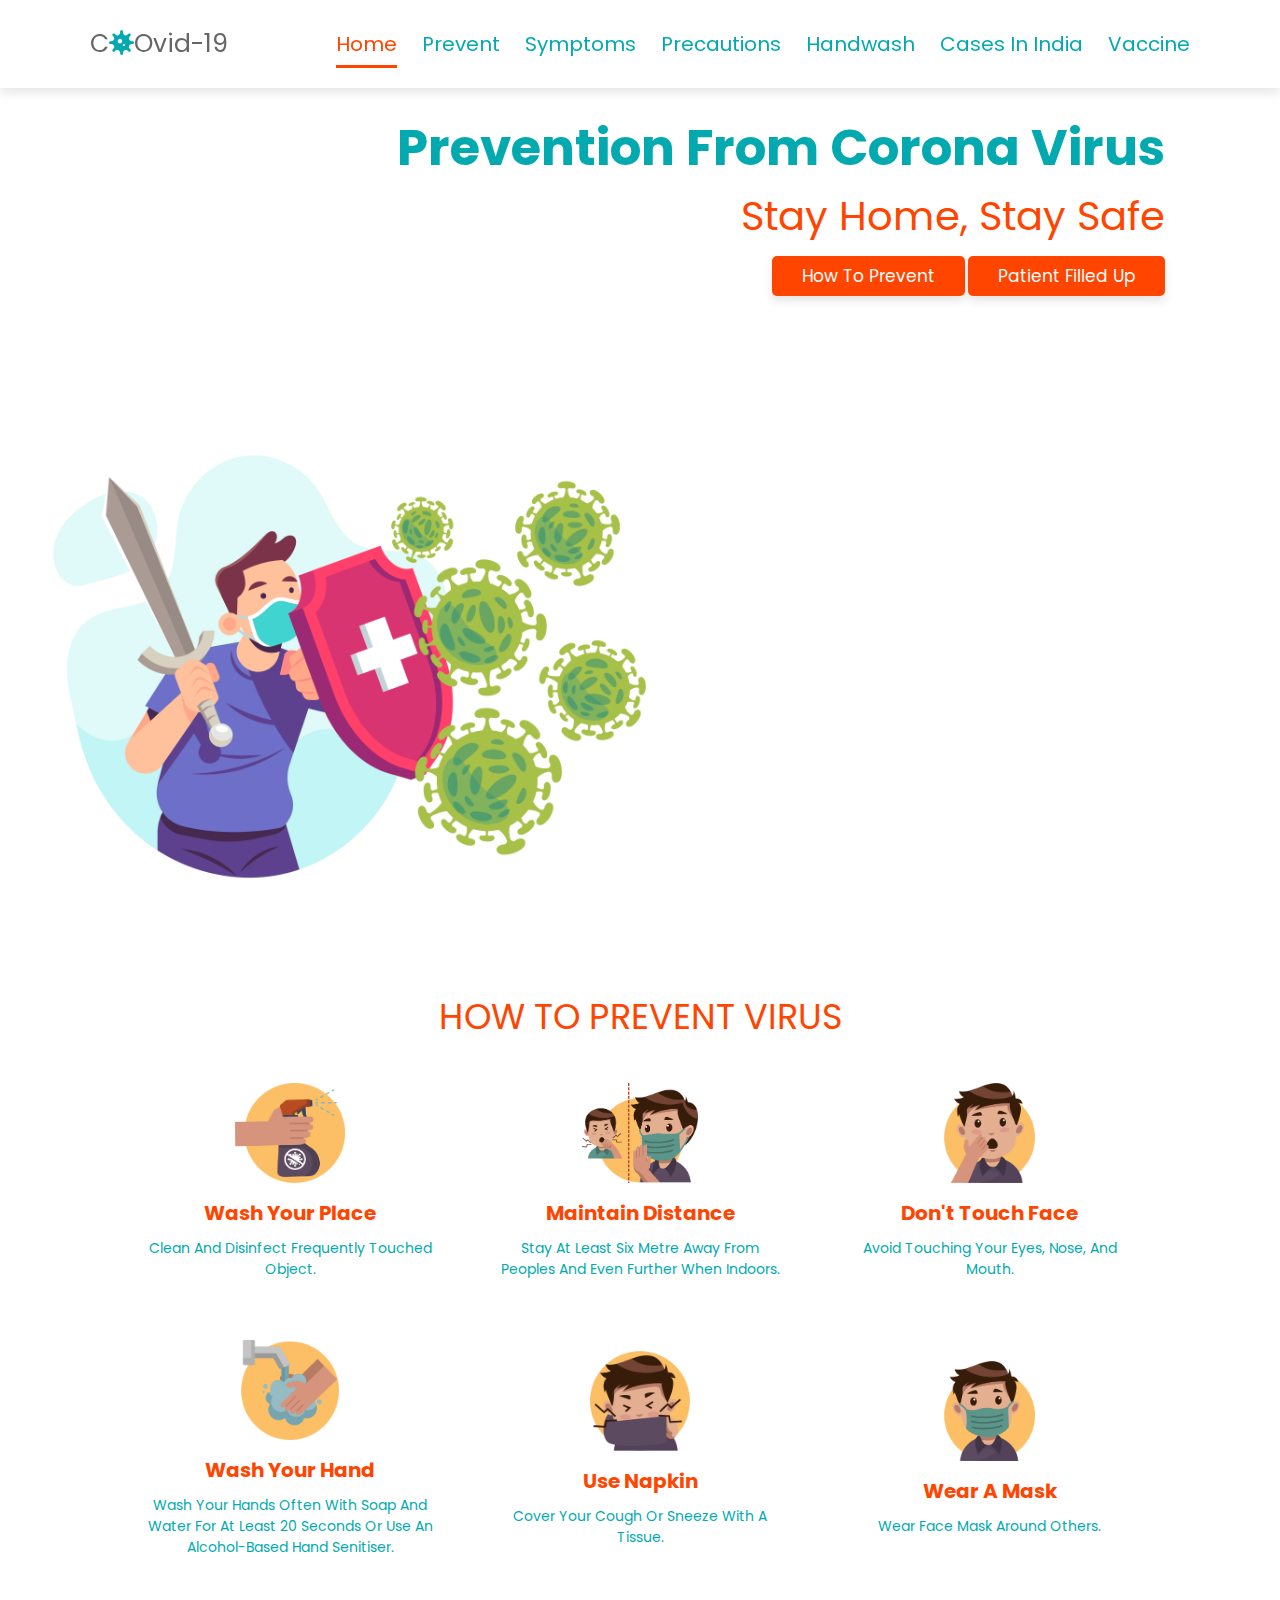
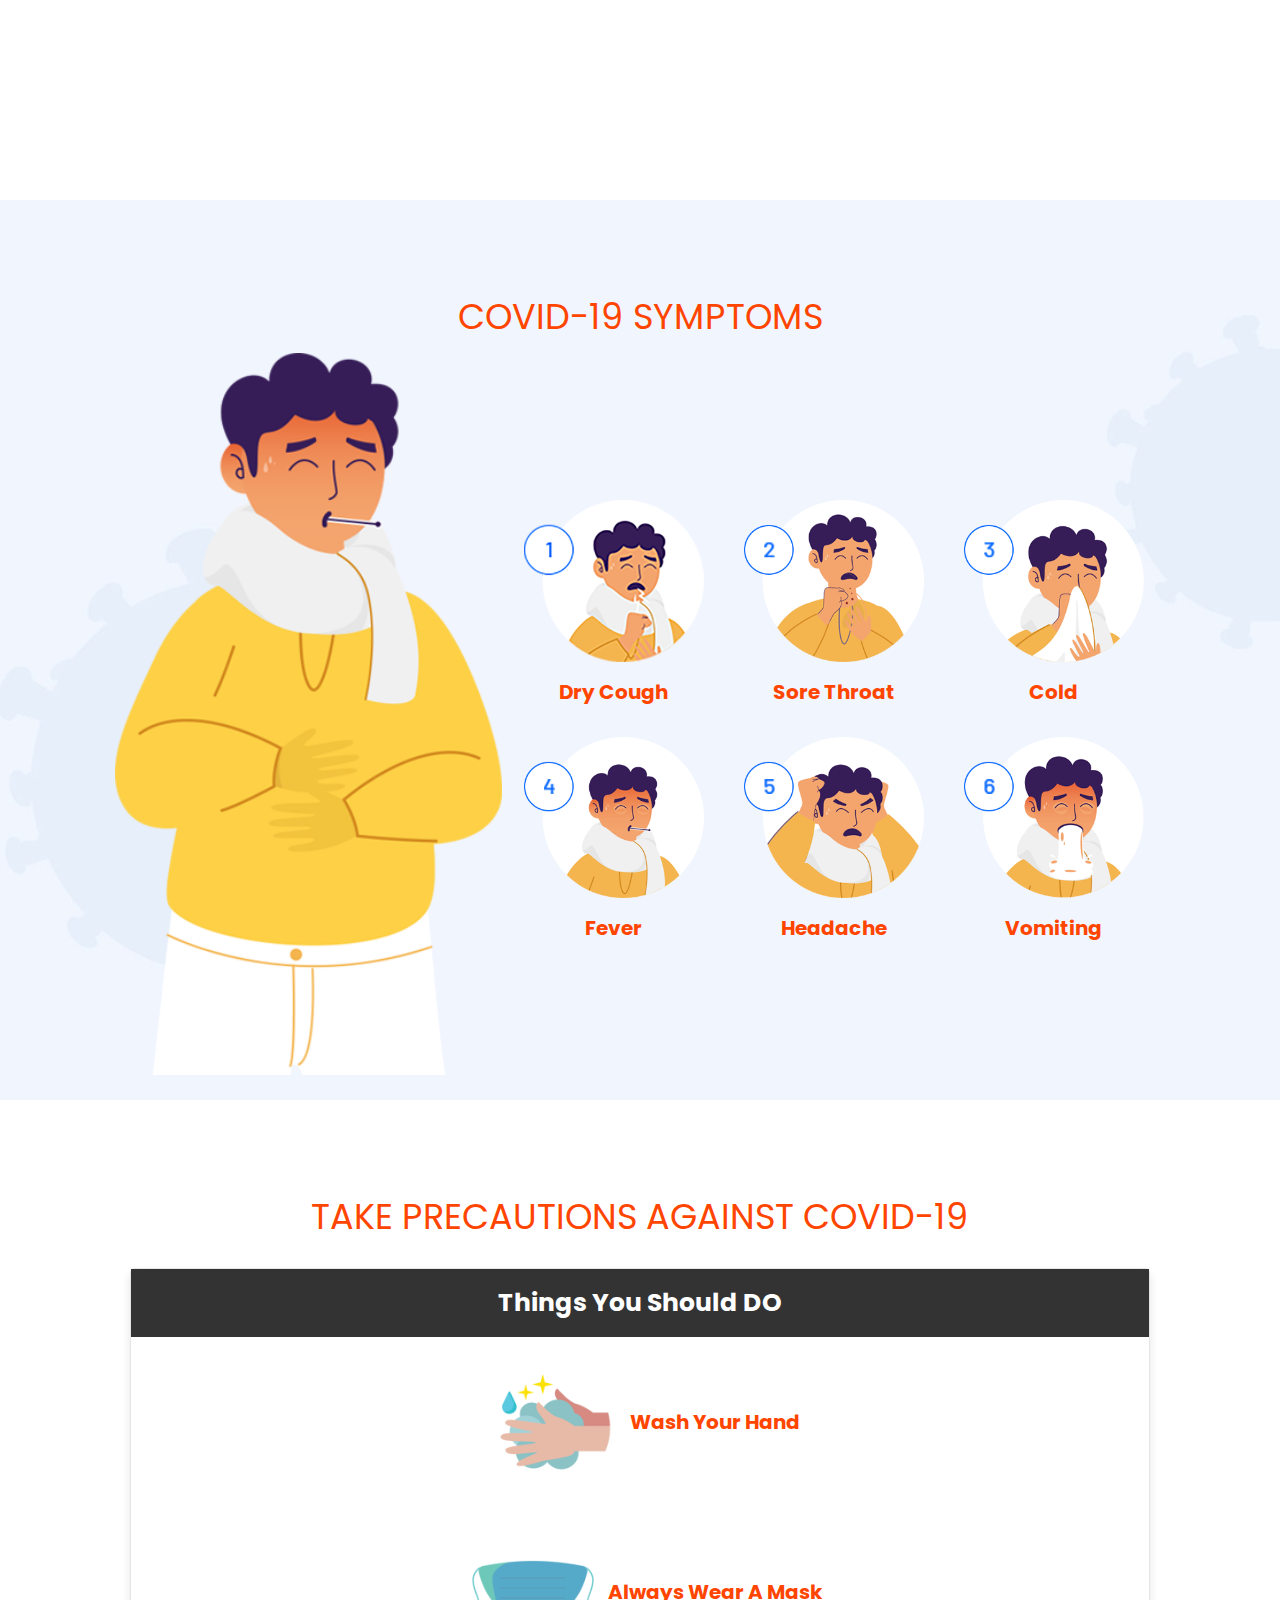
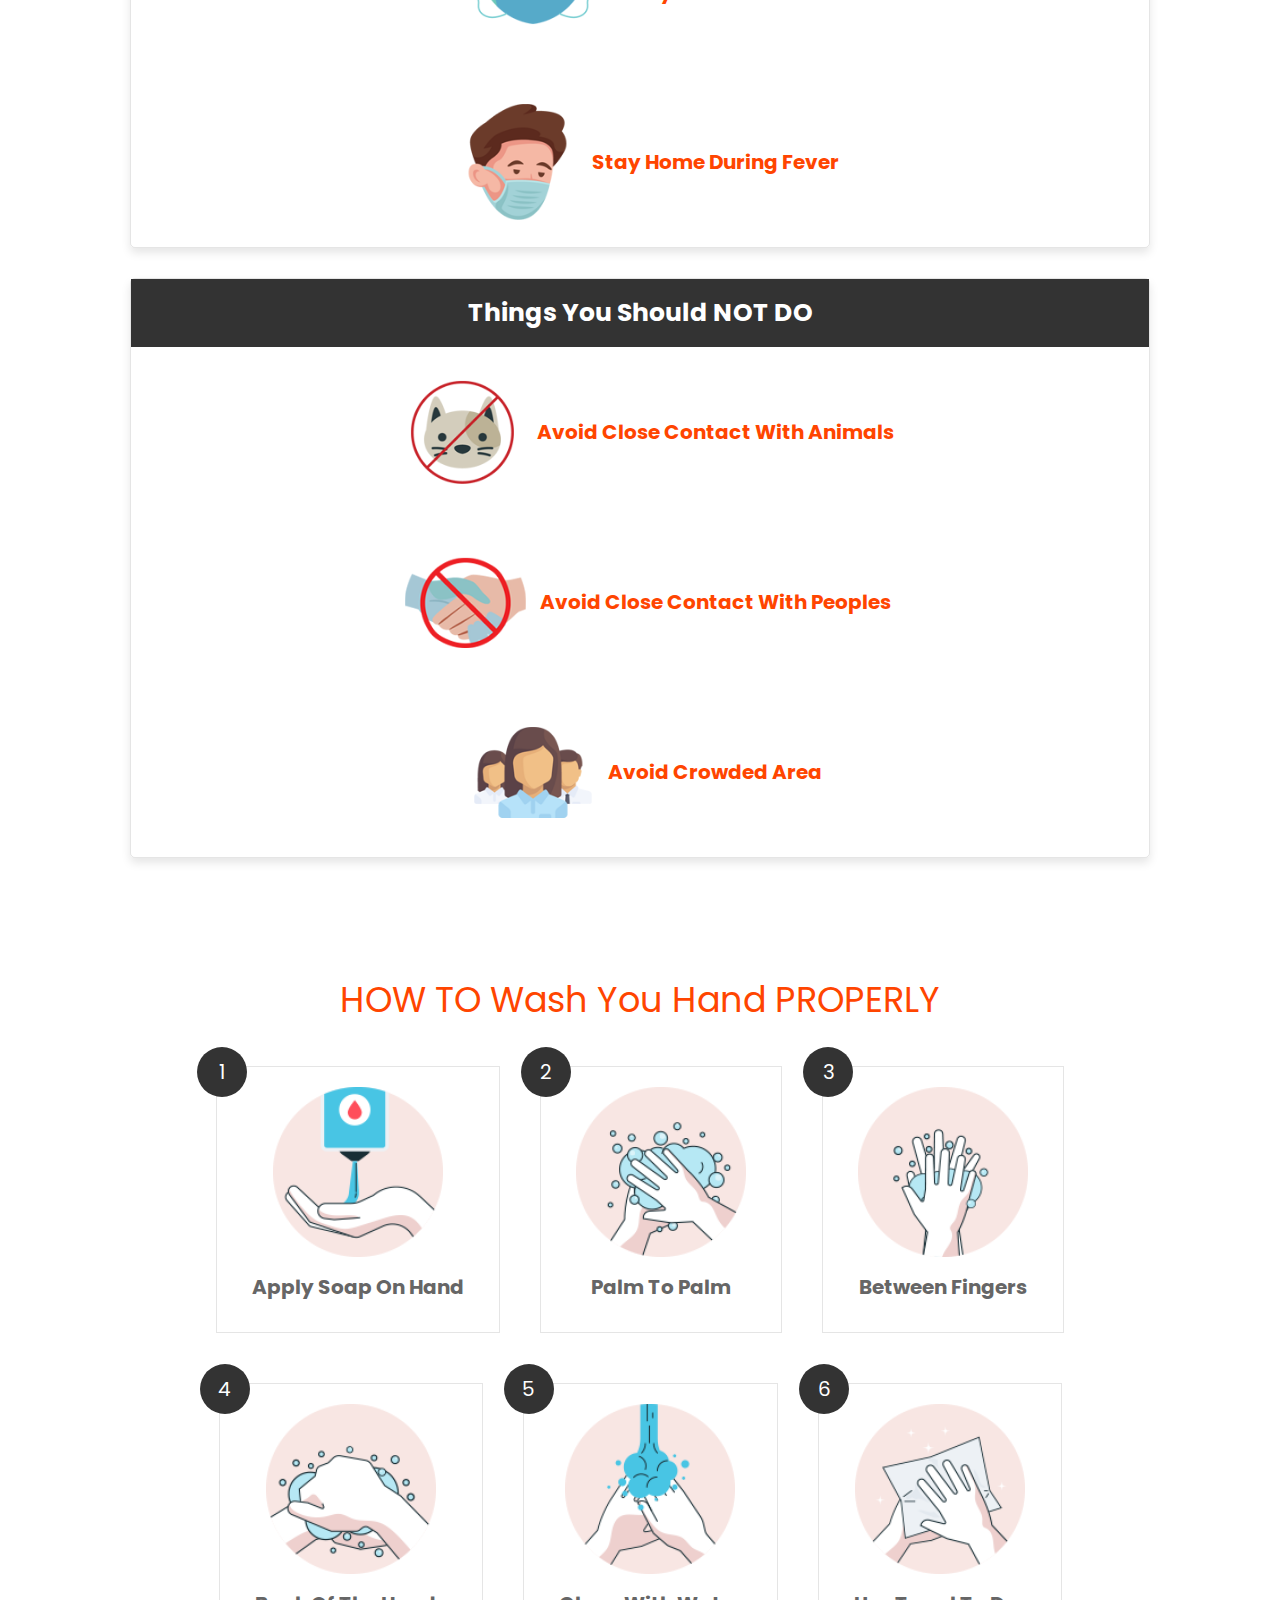
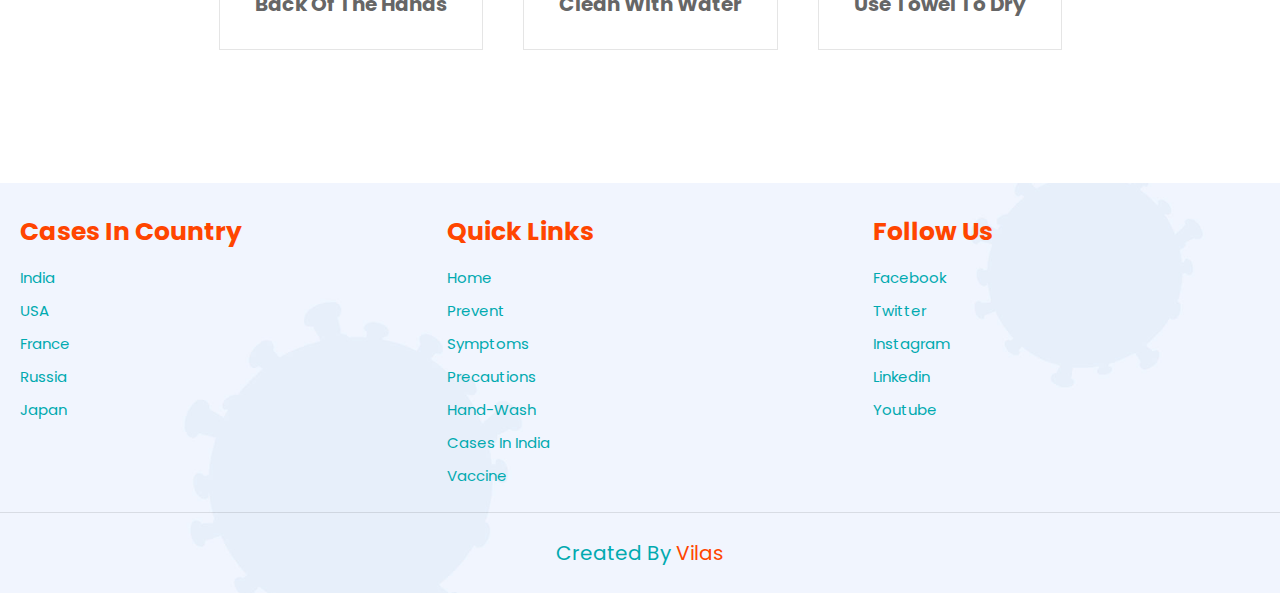
<file: index.html>
<!DOCTYPE html>
<html lang="en">
<head>
    <meta charset="UTF-8">
    <meta name="viewport" content="width=device-width, initial-scale=1.0">
    <title>Covid-19</title>
    <link rel="stylesheet" href="https://cdnjs.cloudflare.com/ajax/libs/font-awesome/5.15.3/css/all.min.css">
    <link rel="stylesheet" href="style.css">
    <script src="https://cdnjs.cloudflare.com/ajax/libs/jquery/3.6.0/jquery.min.js"></script>
    <script src="script.js"></script>
</head>

<body>

<header>
    <a href="#" class="logo">c<span class="fas fa-virus"></span>ovid-19</a>

    <div id="menu" class="fas fa-bars"></div>

    <nav class="navbar">
        <ul>
            <li><a class="active" href="#home">home</a></li>
            <li><a href="#prevent">prevent</a></li>
            <li><a href="#symptoms">symptoms</a></li>
            <li><a href="#precautions">precautions</a></li>
            <li><a href="#handwash">handwash</a></li>
            <li><a href="Tracker.html" target="_blank">Cases in India</a></li>
            <li><a href="https://www.cowin.gov.in/" target="_blank">Vaccine</a></li>
        </ul>
    </nav>
</header>

<section class="home" id="home">
    <div class="content">
        <h1>Prevention from Corona Virus</h1>
        <h3>stay home, stay safe</h3>
        <a href="#prevent" class="btn">how to prevent</a>
        <a href="Form.html" target="_blank" class="btn">Patient Filled up</a>
    </div>
</section>

<section class="prevent" id="prevent">
    <h1 class="heading"> how to prevent virus </h1>

    <div class="box-container">

        <div class="box">
            <img src="images/pre-1.png" alt="">
            <h3>wash your place</h3>
            <p>Clean and disinfect frequently touched object.</p>
        </div>

        <div class="box">
            <img src="images/pre-2.png" alt="">
            <h3>maintain distance</h3>
            <p>Stay at least Six metre away from peoples and even further when indoors.</p>
        </div>

        <div class="box">
            <img src="images/pre-3.png" alt="">
            <h3>don't touch face</h3>
            <p>Avoid touching your eyes, nose, and mouth.</p>
        </div>

        <div class="box">
            <img src="images/pre-4.png" alt="">
            <h3>wash your hand</h3>
            <p>Wash your hands often with soap and water for at least 20 seconds or use an alcohol-based hand senitiser.</p>
        </div>

        <div class="box">
            <img src="images/pre-5.png" alt="">
            <h3>use napkin</h3>
            <p>Cover your cough or sneeze with a tissue.</p>
        </div>

        <div class="box">
            <img src="images/pre-6.png" alt="">
            <h3>wear a mask</h3>
            <p>Wear face mask around others.</p>
        </div>
    </div>
</section>

<section class="symptoms" id="symptoms">
    <h1 class="heading">covid-19 symptoms</h1>

    <div class="column">

        <div class="main-image">
            <img src="images/main-symp-img.png" alt="">
        </div>

        <div class="box-container">

            <div class="box">
                <img src="images/symp-a.png" alt="">
                <h3>dry cough</h3>
            </div>

            <div class="box">
                <img src="images/symp-b.png" alt="">
                <h3>sore throat</h3>
            </div>

            <div class="box">
                <img src="images/symp-c.png" alt="">
                <h3>cold</h3>
            </div>

            <div class="box">
                <img src="images/symp-d.png" alt="">
                <h3>fever</h3>
            </div>

            <div class="box">
                <img src="images/symp-e.png" alt="">
                <h3>headache</h3>
            </div>

            <div class="box">
                <img src="images/symp-f.png" alt="">
                <h3>vomiting</h3>
            </div>
            
        </div>
    </div>
</section>

<section class="precautions" id="precautions">

    <h1 class="heading">take precautions against covid-19</h1>

    <div class="column">

        <div class="box-container">

            <h3 class="title">things you should DO</h3>

            <div class="box">
                <img src="images/do-img1.png" alt="">
                <div class="info">
                    <h3>wash your hand</h3>
                </div>
            </div>

            <div class="box">
                <img src="images/do-img2.png" alt="">
                <div class="info">
                    <h3>always wear a mask</h3>
                </div>
            </div>

            <div class="box">
                <img src="images/do-img3.png" alt="">
                <div class="info">
                    <h3>stay home during fever</h3>
                </div>
            </div>

        </div>

        <div class="box-container">

            <h3 class="title">things you should NOT DO</h3>

            <div class="box">
                <img src="images/dont-img1.png" alt="">
                <div class="info">
                    <h3>avoid close contact with animals</h3>
                </div>
            </div>

            <div class="box">
                <img src="images/dont-img2.png" alt="">
                <div class="info">
                    <h3>avoid close contact with peoples</h3>
                </div>
            </div>

            <div class="box">
                <img src="images/dont-img3.png" alt="">
                <div class="info">
                    <h3>avoid crowded area</h3>
                </div>
            </div>
        </div>
    </div>
</section>

<section class="handwash" id="handwash">
    <h1 class="heading">how to <span>wash you hand</span> properly</h1>

    <div class="box-container">
        <div class="box">
            <span>1</span>
            <img src="images/hadnwash-1.png" alt="">
            <h3>Apply Soap on Hand</h3>
        </div>

        <div class="box">
            <span>2</span>
            <img src="images/hadnwash-2.png" alt="">
            <h3>Palm to Palm</h3>
        </div>

        <div class="box">
            <span>3</span>
            <img src="images/hadnwash-3.png" alt="">
            <h3>Between Fingers</h3>
        </div>

        <div class="box">
            <span>4</span>
            <img src="images/hadnwash-4.png" alt="">
            <h3>Back of The Hands</h3>
        </div>

        <div class="box">
            <span>5</span>
            <img src="images/hadnwash-5.png" alt="">
            <h3>clean with water</h3>
        </div>

        <div class="box">
            <span>6</span>
            <img src="images/hadnwash-6.png" alt="">
            <h3>Use Towel to Dry</h3>
        </div>
    </div>
</section>

<div class="footer">
    <div class="box-container">
        <div class="box">
            <h3>Cases in Country</h3>
            <a href="https://www.worldometers.info/coronavirus/country/india/" target="_blank">india</a>
            <a href="https://www.worldometers.info/coronavirus/country/us/" target="_blank">USA</a>
            <a href="https://www.worldometers.info/coronavirus/country/france/" target="_blank">france</a>
            <a href="https://www.worldometers.info/coronavirus/country/russia/" target="_blank">russia</a>
            <a href="https://www.worldometers.info/coronavirus/country/japan/" target="_blank">japan</a>
        </div>

        <div class="box">
            <h3>quick links</h3>
            <a href="#home">home</a>
            <a href="#prevent">prevent</a>
            <a href="#symptoms">symptoms</a>
            <a href="#precautions">precautions</a>
            <a href="#handwash">hand-wash</a>
            <a href="Tracker.html" target="_blank">Cases in India</a>
            <a href="https://www.cowin.gov.in/" target="_blank">Vaccine</a>
        </div>

        <div class="box">
            <h3>follow us</h3>
            <a href="#">facebook</a>
            <a href="#">twitter</a>
            <a href="#">instagram</a>
            <a href="#">linkedin</a>
            <a href="#">youtube</a>
        </div>
    </div>
    
    <h1 class="credit"> created by <a href="#">Vilas</a></h1>
</div>

<a href="#home" class="scroll-top">
    <img src="images/scroll-img.png" alt="">
</a>

</body>
</html>
</file>
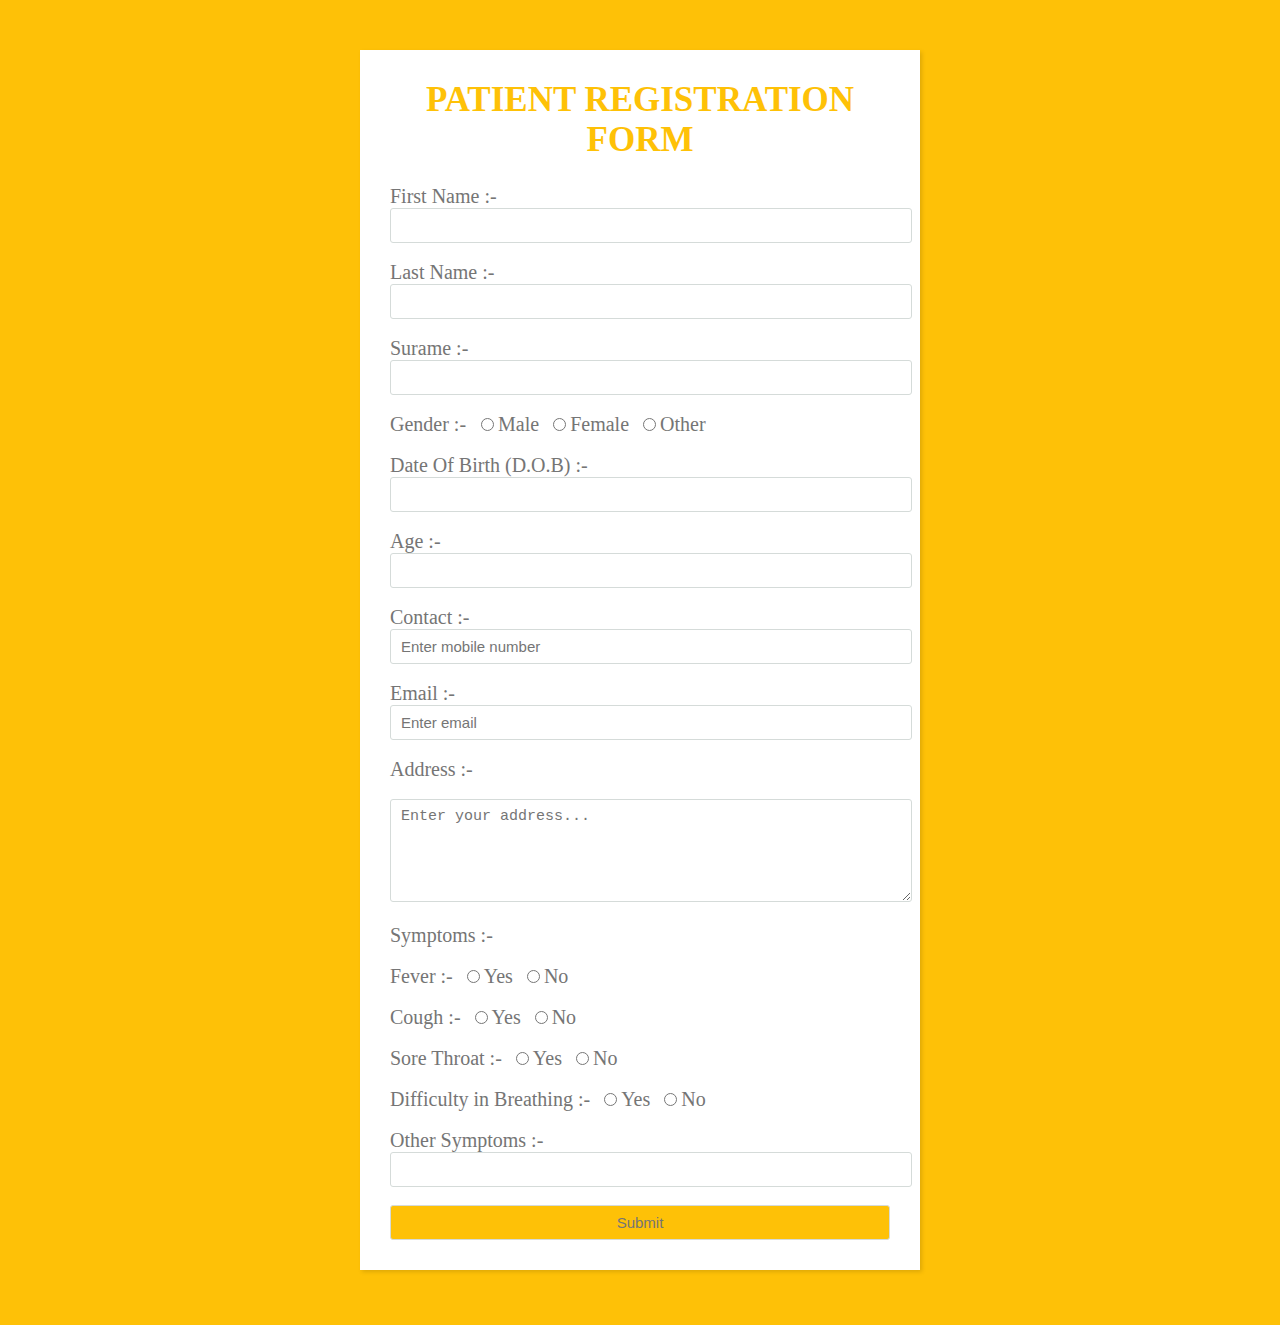
<file: Form.html>
<!DOCTYPE html>
<html>
    <head>
        <title>Patient Registration Form</title>
        <link rel="stylesheet" href="Form.css">
    </head>
    
    <body >
        
        <div>
            <div class="wrapper">
                <form action="Form.php" method="POST">
                    <center>
                        <h1>Patient Registration Form</h1>
                    </center>
                    <label class="text">First Name :-</label>
                        <input class="text1" type="text" name="Fname" placeholder="" required><br><br>
                    <label class="text">Last Name :-</label>
                        <input class="text1" type="text" name="Lname" placeholder="" required><br><br>
                    <label class="text">Surame :-</label>
                        <input class="text1" type="text" name="Surname" placeholder="" required><br><br>
                    
                    <label class="text">Gender :- </label>
                    <input type="radio" name="gender" id="male" value="male" >
                        <label class="text">Male</label>
                    <input type="radio" name="gender" id="female" value="female">
                        <label class="text">Female</label>
                    <input type="radio" name="gender" id="female" value="other" >
                        <label class="text">Other</label><br><br>
                    
                    <label class="text">Date Of Birth (D.O.B) :- </label>
                        <input class="text1" type="text" name="DOB" id="DOB" required><br><br>
                    <label class="text">Age :- </label>
                        <input class="text1" type="text" name="Age" id=""><br><br>
                    <label class="text">Contact :-</label>
                        <input class="text1" type="text" name="Contact" id="Contact" placeholder="Enter mobile number" required><br><br>
                    <label class="text">Email :-</label>
                        <input class="text1" type="email" name="Email" id="Email" placeholder="Enter email" required><br><br>
        
                    <label class="text">Address :-</label><br><br>
                        <textarea name="Address" id="" cols="40" rows="5" placeholder="Enter your address..."></textarea><br><br>
                    
                    <label class="text">Symptoms :-</label><br><br>
                    <label class="text">Fever :-</label>
                    <input type="radio" name="Fever" id="Fever" value="YES" >
                        <label class="text">Yes</label>
                    <input type="radio" name="Fever" id="Fever" value="NO" >
                        <label class="text">No</label><br><br>
    
                    <label class="text">Cough :-</label>
                    <input type="radio" name="Cough" id="" value="YES" >
                        <label class="text">Yes</label>
                    <input type="radio" name="Cough" id="" value="NO" >
                        <label class="text">No</label><br><br>
                    
                    <label class="text">Sore Throat :-</label>
                    <input type="radio" name="Sore_Throat" id="" value="YES" >
                        <label class="text">Yes</label>
                    <input type="radio" name="Sore_Throat" id="" value="NO" >
                        <label class="text">No</label><br><br>
    
                    <label class="text">Difficulty in Breathing :-</label>
                    <input type="radio" name="Difficulty_in_Breathing" id="" value="YES" >
                        <label class="text">Yes</label>
                    <input type="radio" name="Difficulty_in_Breathing" id="" value="NO" >
                        <label class="text">No</label><br><br>
    
                    <label class="text">Other Symptoms :-</label>
                    <input type="text" name="Other_Symptoms" id="" class="text1"><br><br>
    
                    <input type="submit" name="submit" value="Submit" class="btn">
       
                </form>
            </div>
            
        </div>
        
    </body>
</html>
</file>
<file: style.css>
@import url('https://fonts.googleapis.com/css2?family=Poppins:wght@100;200;300;400&display=swap');

:root{
    --blue:orangered;
    --dark-blue:#02aab0;
}

*{
    font-family: 'Poppins', sans-serif;
    margin:0; padding:0;
    box-sizing: border-box;
    text-decoration: none;
    outline: none;
    border:none;
    text-transform: capitalize;
    transition: all .3s cubic-bezier(.38,1.15,.7,1.12);
}

*::selection{
    background:#02aab0;
    color:#fff;
}

html{
    font-size: 62.5%;
    overflow-x: hidden;
}

section{
    min-height: 100vh;
    padding:1rem 9%;
    padding-top: 8rem;
}

.heading{
    text-align: center;
    color:orangered;
    font-size: 3.5rem;
    text-transform: uppercase;
    font-weight: normal;
    padding:1rem;
}

header{
    width:100%;
    background: #fff;
    display: flex;
    align-items: center;
    justify-content: space-between;
    position: fixed;
    top:0; left: 0;
    z-index: 1000;
    padding:2.5rem 7%;
    box-shadow: 0 .5rem 1rem rgba(0,0,0,.1);
}

header .logo{
    font-size: 2.5rem;
    color:#666;
}

header .logo span{
    color:#02aab0;
}

header .navbar ul{
    display: flex;
    align-items: center;
    justify-content: center;
    list-style: none;
}

header .navbar ul li{
    margin-left: 2.5rem;
}

header .navbar ul li a{
    color:#02aab0;
    font-size: 2rem;
}

header .navbar ul li a.active,
header .navbar ul li a:hover{
    color:orangered;
    border-bottom: solid orangered;
    padding:.7rem 0;
}

#menu{
    font-size: 3rem;
    color:#999;
    cursor: pointer;
    display: none;
}

.home{
    background:url(images/home.jpg) no-repeat;
    background-size: 700px;
    
    background-position: left bottom;
}

.home .content{
    text-align: right;
    padding-top: 3rem;
}

.home .content h1{
    font-size: 5rem;
    color:#02aab0;
}

.home .content h3{
    font-size: 4rem;
    color:orangered;
    font-weight: normal;
}

.home .content .btn{
    display: inline-block;
    padding:.7rem 3rem;
    color:#fff;
    background:orangered;
    border-radius: .5rem;
    box-shadow: 0 .5rem 1rem rgba(0,0,0,.1);
    margin-top: 1rem;
    font-size: 1.7rem;
}

.home .content .btn:hover{
    background:#02aab0;
}

.prevent .box-container{
    display: flex;
    align-items: center;
    justify-content: center;
    flex-wrap: wrap;
}

.prevent .box-container .box{
    flex:1 1 30rem;
    border-radius: .5rem;
    margin:1rem;
    padding:1rem;
    text-align: center;
}

.prevent .box-container .box img{
    height:12rem;
    padding:1rem;
}

.prevent .box-container .box h3{
    color:orangered;
    font-size: 2rem;
}

.prevent .box-container .box p{
    color:#02aab0;
    font-size: 1.4rem;
    padding:1rem;
}

.prevent .box-container .box:hover{
    box-shadow: 0 .5rem 1rem rgba(0,0,0,.1);
}

.symptoms{
    background:url(images/background-img.jpg) no-repeat;
    background-size: cover;
    background-position: center;
}

.symptoms .column{
    display: flex;
    align-items: center;
    justify-content: center;
}

.symptoms .column .main-image img{
    width: 43vh;
}

.symptoms .column .box-container{
    display: flex;
    align-items: center;
    justify-content: center;
    flex-wrap: wrap;
}

.symptoms .column .box-container .box{
    margin:1rem;
    text-align: center;
}

.symptoms .column .box-container .box img{
    width:20rem;
    padding:1rem;
}

.symptoms .column .box-container .box h3{
    font-size: 2rem;
    color:orangered;
}

.precautions .column{
    display: flex;
    justify-content: center;
    flex-wrap: wrap;
}

.precautions .column .box-container{
    margin:1.5rem;
    flex:1 1 50rem;
    border:.1rem solid rgba(0,0,0,.1);
    box-shadow: 0 .5rem 1rem rgba(0,0,0,.1);
    border-radius: .5rem;
}

.precautions .column .box-container .title{
    padding:1.5rem .5rem;
    text-align: center;
    font-size: 2.5rem;
    background:#333;
    color:#fff;
}

.precautions .column .box-container:last-child .title{
    background: #333;
}

.precautions .column .box-container .box{
    display: flex;
    justify-content: center;
    align-items: center;
    padding:1rem;
}

.precautions .column .box-container .box img{
    width:15rem;
    padding:1rem;
}

.precautions .column .box-container .box h3{
    font-size: 2rem;
    color:orangered;
}

.precautions .column .box-container .box p{
    font-size: 1.2rem;
    color:#02aab0;
    padding:1rem 0;
}

.handwash .heading{
    text-align: center;
    padding:1rem;
}

.handwash .box-container{
    display: flex;
    align-items: center;
    justify-content: center;
    flex-wrap: wrap;
}

.handwash .box-container .box{
    background:#fff;
    border:.1rem solid rgba(0,0,0,.1);
    margin:2rem;
    margin-top: 3rem;
    padding:2rem 3.5rem;
    text-align: center;
    position: relative;
}

.handwash .box-container .box img{
    height:17rem;
    width:17rem;
}

.handwash .box-container .box h3{
    font-size: 2rem;
    color:#666;
    padding:1rem 0;
}

.handwash .box-container .box span{
    display: block;
    position: absolute;
    top:-2rem; left:-2rem;
    height:5rem; width:5rem;
    line-height: 5rem;
    font-size: 2rem;
    color:#fff;
    background:#333;
    border-radius: 5rem;
}

.footer{
    background:url(images/background-img.jpg) no-repeat;
    background-size: cover;
    background-position: center;
}

.footer .box-container{
    display: flex;
    flex-wrap: wrap;
}

.footer .box-container .box{
    flex:1 1 25rem;
    margin:2rem;
}

.footer .box-container .box h3{
    font-size: 2.5rem;
    color: orangered;
    padding:1rem 0;
}

.footer .box-container .box p{
    font-size: 1.5rem;
    color:#02aab0;
    padding:.5rem 0;
}

.footer .box-container .box a{
    font-size: 1.5rem;
    color:#02aab0;
    padding:.5rem 0;
    display: block;
}

.footer a:hover{
    text-decoration: underline;
}

.footer .credit{
    font-size: 2rem;
    font-weight: normal;
    text-align: center;
    border-top: .1rem solid rgba(0,0,0,.1);
    padding:2.5rem 1rem;
    color:#02aab0;
}

.footer .credit a{
    color:orangered;
}

.scroll-top{
    position: fixed;
    bottom:7.5rem; right:1.5rem;
    z-index: 1000;
}

.scroll-top img{
    width:8rem;
}
</file>
<file: Form.css>
*{
    margin: 0;
    padding: 0;
}
body{
    background: #fec107;
    padding: 0 10px;
}
.wrapper{
    max-width: 500px;
    width: 100%;
    background: #fff;
    margin: 50px auto;
    box-shadow: 2px 2px 4px rgba(0,0,0,0.125);
    padding: 30px;
}
h1{
    font-size: 35px;
    font-weight: 700;
    margin-bottom: 25px;
    color: #fec107;
    text-transform: uppercase;
    text-align: center;
}
.text{
    width: 200px;
    color: #757575;
    margin-right: 10px;
    font-size: 20px;
}
.text1,textarea,.btn{
    width: 100%;
    outline: none;
    border: 1px solid #d5dbd9;
    font-size: 15px;
    padding: 8px 10px;
    border-radius: 3px;
    transition: all 0.3s ease;
}
.btn{
    background: #fec107;
    color: #757575;
}
.btn:hover{
    background: #757575;
    color: #fec107;
}
</file>
